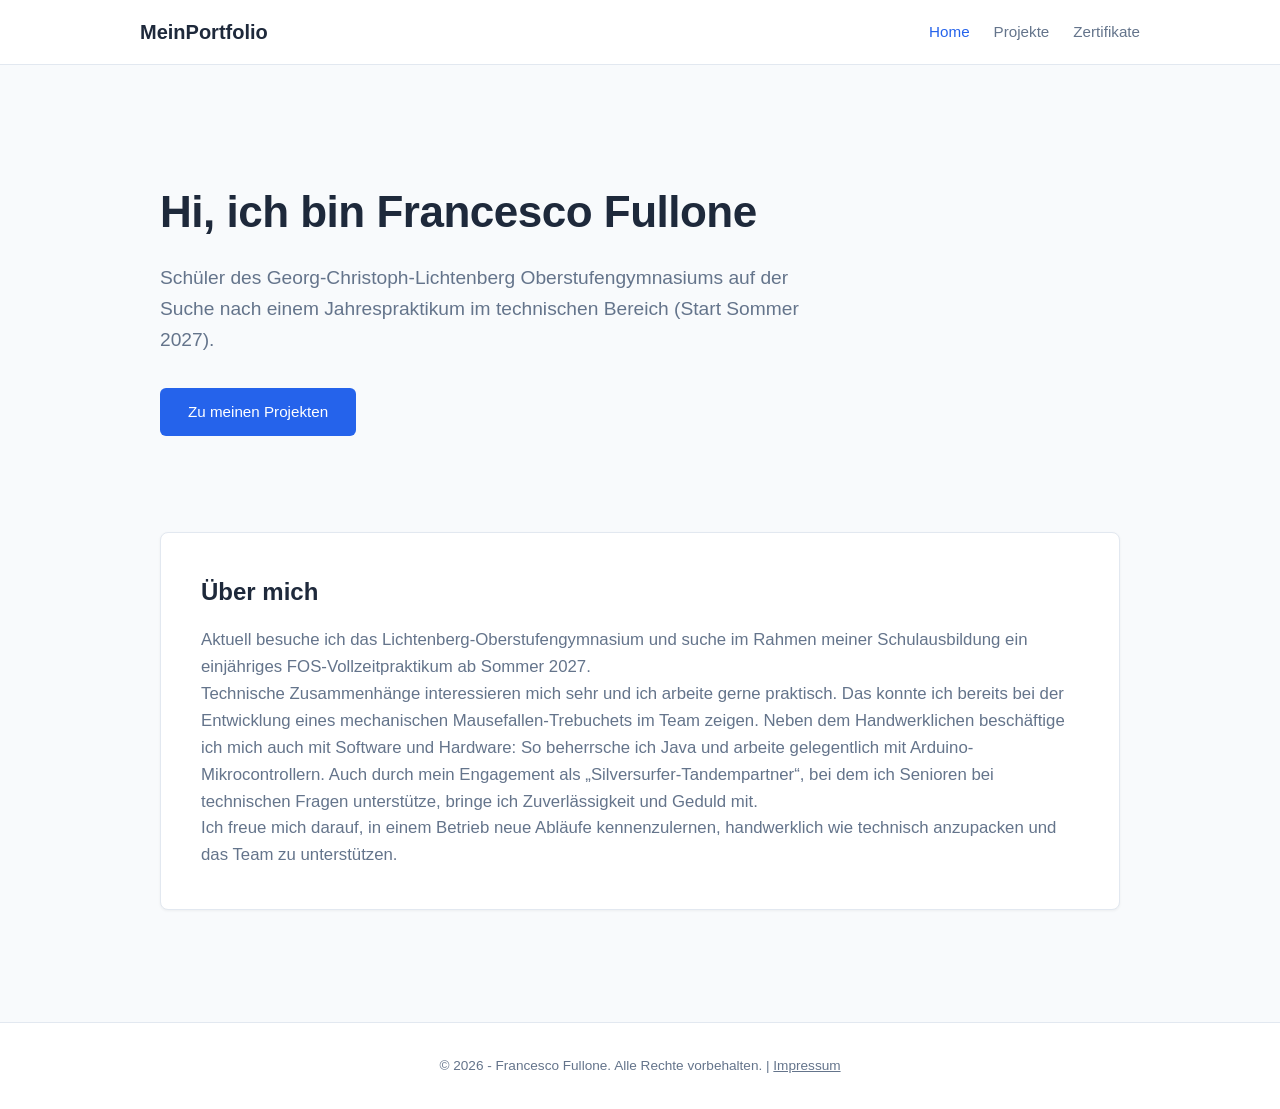
<file: index.html>
<!DOCTYPE html>
<html lang="de">
<head>
    <meta charset="UTF-8">
    <meta name="viewport" content="width=device-width, initial-scale=1.0">
    <title>Mein Bewerbungs-Portfolio</title>
    <link rel="stylesheet" href="css/style.css">
</head>
<body>

    <div id="header-plugin"></div>

    <main class="container">
        <section class="hero">
            <h1>Hi, ich bin Francesco Fullone</h1>
            <p>Schüler des Georg-Christoph-Lichtenberg Oberstufengymnasiums auf der Suche nach einem Jahrespraktikum im technischen Bereich (Start Sommer 2027).</p>
            <a href="projekte.html" class="btn">Zu meinen Projekten</a>
        </section>

        <section class="about">
        <h2>Über mich</h2>
        <p>Aktuell besuche ich das Lichtenberg-Oberstufengymnasium und suche im Rahmen meiner Schulausbildung ein einjähriges FOS-Vollzeitpraktikum ab Sommer 2027.</p>
        <p>Technische Zusammenhänge interessieren mich sehr und ich arbeite gerne praktisch. Das konnte ich bereits bei der Entwicklung eines mechanischen Mausefallen-Trebuchets im Team zeigen. Neben dem Handwerklichen beschäftige ich mich auch mit Software und Hardware: So beherrsche ich Java und arbeite gelegentlich mit Arduino-Mikrocontrollern. Auch durch mein Engagement als „Silversurfer-Tandempartner“, bei dem ich Senioren bei technischen Fragen unterstütze, bringe ich Zuverlässigkeit und Geduld mit.</p>
        <p>Ich freue mich darauf, in einem Betrieb neue Abläufe kennenzulernen, handwerklich wie technisch anzupacken und das Team zu unterstützen.</p>
        </section>
    </main>

    <div id="footer-plugin"></div>

    <script src="js/main.js"></script>
</body>
</html>
</file>
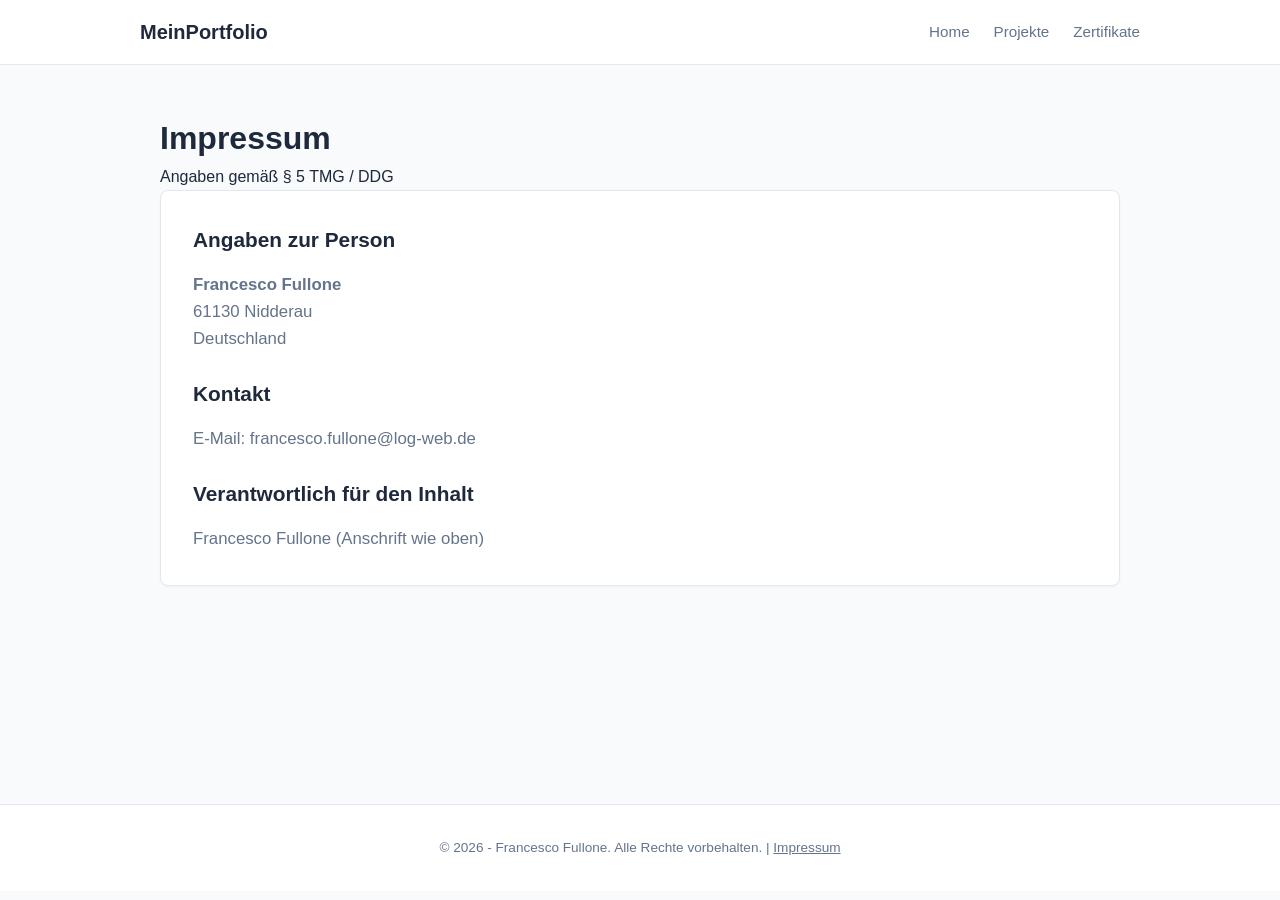
<file: impressum.html>
<!DOCTYPE html>
<html lang="de">
<head>
    <meta charset="UTF-8">
    <meta name="viewport" content="width=device-width, initial-scale=1.0">
    <title>Impressum</title>
    <link rel="stylesheet" href="css/style.css">
</head>
<body>

    <div id="header-plugin"></div>

    <main class="container">
        <div class="page-header">
            <h1>Impressum</h1>
            <p>Angaben gemäß § 5 TMG / DDG</p>
        </div>

        <div class="detail-section">
            <h2>Angaben zur Person</h2>
            <p>
                <strong>Francesco Fullone</strong><br>
                61130 Nidderau<br>
                Deutschland
            </p>

            <h2 style="margin-top: 1.5rem;">Kontakt</h2>
            <p>
                E-Mail: francesco.fullone@log-web.de
            </p>

            <h2 style="margin-top: 1.5rem;">Verantwortlich für den Inhalt</h2>
            <p>Francesco Fullone (Anschrift wie oben)</p>
        </div>
    </main>

    <div id="footer-plugin"></div>

    <script src="js/main.js"></script>
</body>
</html>
</file>
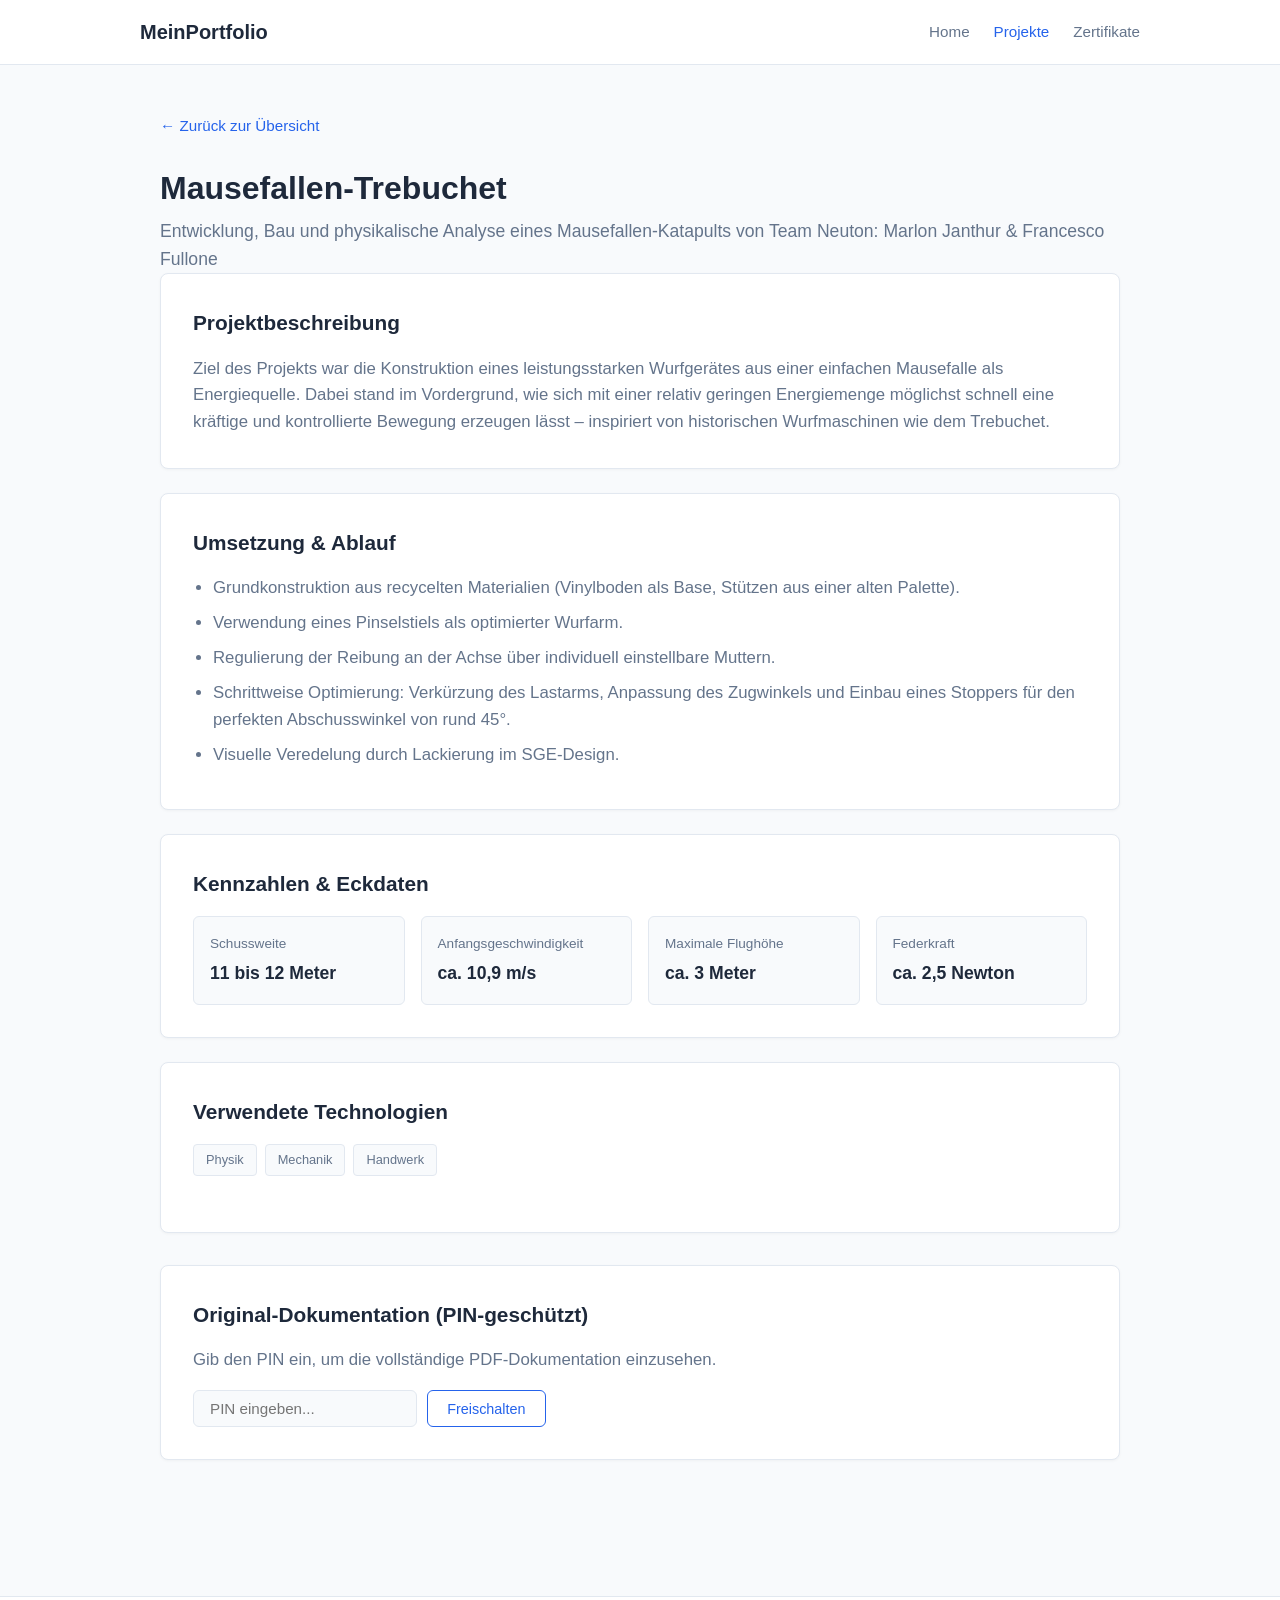
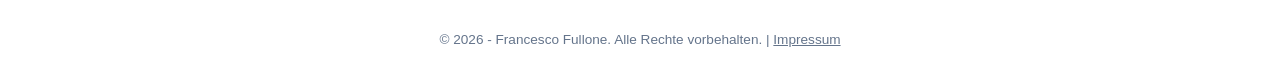
<file: projekt-detail.html>
<!DOCTYPE html>
<html lang="de">
<head>
    <meta charset="UTF-8">
    <meta name="viewport" content="width=device-width, initial-scale=1.0">
    <title>Projektdetails</title>
    <link rel="stylesheet" href="css/style.css">
</head>
<body>

    <div id="header-plugin"></div>

    <main class="container" id="detail-content">
        <!-- Wird automatisch per JavaScript befüllt -->
    </main>

    <div id="footer-plugin"></div>

    <script src="js/main.js"></script>
    <script>
        // Projektdatenbank emulieren
        const alleDetails = {
            1: {
                titel: "Mausefallen-Trebuchet",
                untertitel: "Entwicklung, Bau und physikalische Analyse eines Mausefallen-Katapults von Team Neuton: Marlon Janthur & Francesco Fullone",
                beschreibung: "Ziel des Projekts war die Konstruktion eines leistungsstarken Wurfgerätes aus einer einfachen Mausefalle als Energiequelle. Dabei stand im Vordergrund, wie sich mit einer relativ geringen Energiemenge möglichst schnell eine kräftige und kontrollierte Bewegung erzeugen lässt – inspiriert von historischen Wurfmaschinen wie dem Trebuchet.",
                bauvorgang: [
                    "Grundkonstruktion aus recycelten Materialien (Vinylboden als Base, Stützen aus einer alten Palette).",
                    "Verwendung eines Pinselstiels als optimierter Wurfarm.",
                    "Regulierung der Reibung an der Achse über individuell einstellbare Muttern.",
                    "Schrittweise Optimierung: Verkürzung des Lastarms, Anpassung des Zugwinkels und Einbau eines Stoppers für den perfekten Abschusswinkel von rund 45°.",
                    "Visuelle Veredelung durch Lackierung im SGE-Design."
                ],
                technologien: ["Physik", "Mechanik", "Handwerk"],
                kennzahlen: {
                    "Schussweite": "11 bis 12 Meter",
                    "Anfangsgeschwindigkeit": "ca. 10,9 m/s",
                    "Maximale Flughöhe": "ca. 3 Meter",
                    "Federkraft": "ca. 2,5 Newton"
                },
                pdf_datei: "documents/katapult-dokumentation.pdf"
            },
            2: {
                titel: "Bewerbungs-Portfolio (Diese Website)",
                untertitel: "Webanwendung, die als langfristig nützliches Projekt dient, um theoretische Themen aus dem Informatikunterricht mithilfe von Praxis zu lernen",
                beschreibung: "Dieses Portfolio wurde mit KI-Unterstützung entwickelt, um Gelerntes aus dem Informatikunterricht praktisch umzusetzen.",
                bauvorgang: [], 
                kennzahlen: {}, 
                technologien: ["HTML5", "CSS3", "JavaScript"],
                pdf_datei: ""
            }
        };

        const urlParams = new URLSearchParams(window.location.search);
        const projektId = parseInt(urlParams.get('id')) || 1;
        const p = alleDetails[projektId];

        const container = document.getElementById('detail-content');

        if (!p) {
            container.innerHTML = '<h2>Projekt nicht gefunden.</h2><p><a href="projekte.html">Zurück zur Übersicht</a></p>';
        } else {
            // Ablauf-Sektion nur generieren, wenn Daten vorhanden sind
            let bauvorgangHtml = '';
            if (p.bauvorgang && p.bauvorgang.length > 0) {
                let schritte = p.bauvorgang.map(schritt => '<li>' + schritt + '</li>').join('');
                bauvorgangHtml = '<div class="detail-section"><h2>Umsetzung & Ablauf</h2><ul class="detail-list">' + schritte + '</ul></div>';
            }
            
            // Kennzahlen-Sektion nur generieren, wenn Daten vorhanden sind
            let kennzahlenHtml = '';
            if (p.kennzahlen && Object.keys(p.kennzahlen).length > 0) {
                let cards = '';
                for (let [label, wert] of Object.entries(p.kennzahlen)) {
                    cards += '<div class="spec-card"><span class="spec-label">' + label + '</span><span class="spec-value">' + wert + '</span></div>';
                }
                kennzahlenHtml = '<div class="detail-section"><h2>Kennzahlen & Eckdaten</h2><div class="specs-grid">' + cards + '</div></div>';
            }

            let techHtml = p.technologien.map(tech => '<span class="tag">' + tech + '</span>').join('');

            let pdfHtml = '';
            if (p.pdf_datei) {
                const hasAccess = sessionStorage.getItem('access_project_' + projektId) === 'true';
                
                if (!hasAccess) {
                    pdfHtml = '<div class="detail-section pin-section">' +
                                '<h2>Original-Dokumentation (PIN-geschützt)</h2>' +
                                '<p>Gib den PIN ein, um die vollständige PDF-Dokumentation einzusehen.</p>' +
                                '<div class="pin-form">' +
                                    '<input type="password" id="user_pin" placeholder="PIN eingeben..." class="pin-input">' +
                                    '<button onclick="checkProjectPin()" class="btn-card">Freischalten</button>' +
                                '</div>' +
                                '<p id="error-msg" class="error-msg" style="display:none;"></p>' +
                              '</div>';
                } else {
                    pdfHtml = '<div class="detail-section pin-section">' +
                                '<h2>Original-Dokumentation (PIN-geschützt)</h2>' +
                                '<div class="success-box" style="margin-top: 1rem;">' +
                                    '<p style="color: #10b981; font-weight: 600; margin-bottom: 1rem;">✔ Zugriff erfolgreich!</p>' +
                                    '<a href="' + p.pdf_datei + '" target="_blank" class="btn">Vollständige PDF-Dokumentation öffnen</a>' +
                                '</div>' +
                              '</div>';
                }
            }

            container.innerHTML = `
                <a href="projekte.html" class="back-link">&larr; Zurück zur Übersicht</a>
                <div class="page-header" style="margin-top: 1.5rem;">
                    <h1>${p.titel}</h1>
                    <p class="subtitle">${p.untertitel}</p>
                </div>
                <div class="detail-section">
                    <h2>Projektbeschreibung</h2>
                    <p>${p.beschreibung}</p>
                </div>
                ${bauvorgangHtml}
                ${kennzahlenHtml}
                <div class="detail-section">
                    <h2>Verwendete Technologien</h2>
                    <div class="tech-tags">${techHtml}</div>
                </div>
                ${pdfHtml}
            `;
        }

        function checkProjectPin() {
            const currentParams = new URLSearchParams(window.location.search);
            const currentId = parseInt(currentParams.get('id')) || 1;
            const pin = document.getElementById('user_pin').value;
            
            if (pin === "2026") {
                sessionStorage.setItem('access_project_' + currentId, 'true');
                window.location.reload();
            } else {
                const errMsg = document.getElementById('error-msg');
                errMsg.innerText = "Falscher PIN.";
                errMsg.style.display = "block";
            }
        }
    </script>
</body>
</html>
</file>
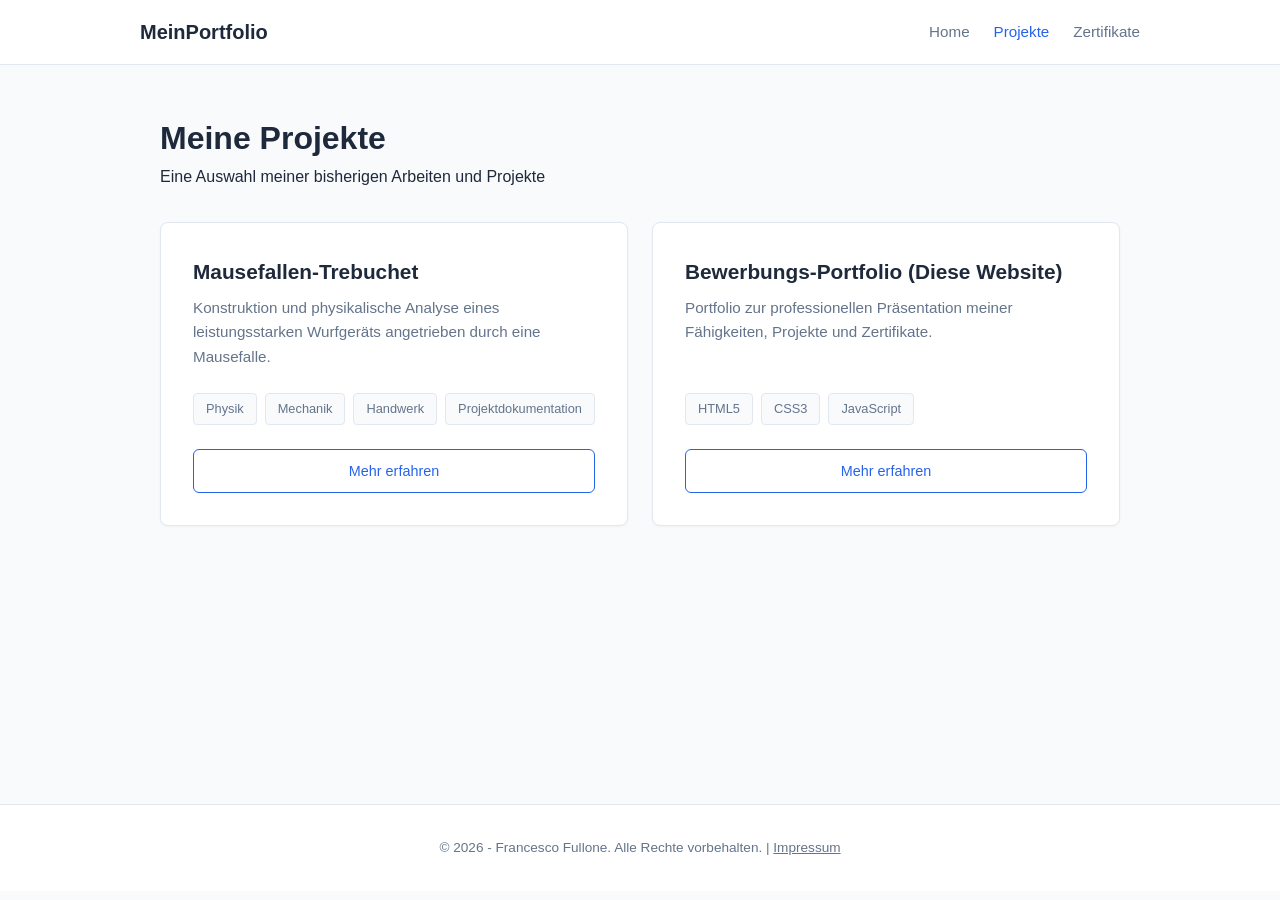
<file: projekte.html>
<!DOCTYPE html>
<html lang="de">
<head>
    <meta charset="UTF-8">
    <meta name="viewport" content="width=device-width, initial-scale=1.0">
    <title>Meine Projekte - Portfolio</title>
    <link rel="stylesheet" href="css/style.css">
</head>
<body>

    <div id="header-plugin"></div>

    <main class="container">
        <div class="page-header">
            <h1>Meine Projekte</h1>
            <p>Eine Auswahl meiner bisherigen Arbeiten und Projekte</p>
        </div>

        <!-- Hier ist das korrigierte Grid mit den richtigen CSS-Klassen -->
        <div class="projects-grid">
            
            <!-- Karte 1: Trebuchet -->
            <div class="project-card">
                <h3>Mausefallen-Trebuchet</h3>
                <p>Konstruktion und physikalische Analyse eines leistungsstarken Wurfgeräts angetrieben durch eine Mausefalle.</p>
                <div class="tech-tags">
                    <span class="tag">Physik</span>
                    <span class="tag">Mechanik</span>
                    <span class="tag">Handwerk</span>
                    <span class="tag">Projektdokumentation</span>
                </div>
                <a href="projekt-detail.html?id=1" class="btn-card">Mehr erfahren</a>
            </div>

            <!-- Karte 2: Portfolio -->
            <div class="project-card">
                <h3>Bewerbungs-Portfolio (Diese Website)</h3>
                <p>Portfolio zur professionellen Präsentation meiner Fähigkeiten, Projekte und Zertifikate.</p>
                <div class="tech-tags">
                    <span class="tag">HTML5</span>
                    <span class="tag">CSS3</span>
                    <span class="tag">JavaScript</span>
                </div>
                <a href="projekt-detail.html?id=2" class="btn-card">Mehr erfahren</a>
            </div>

        </div>
    </main>

    <div id="footer-plugin"></div>

    <script src="js/main.js"></script>
</body>
</html>
</file>
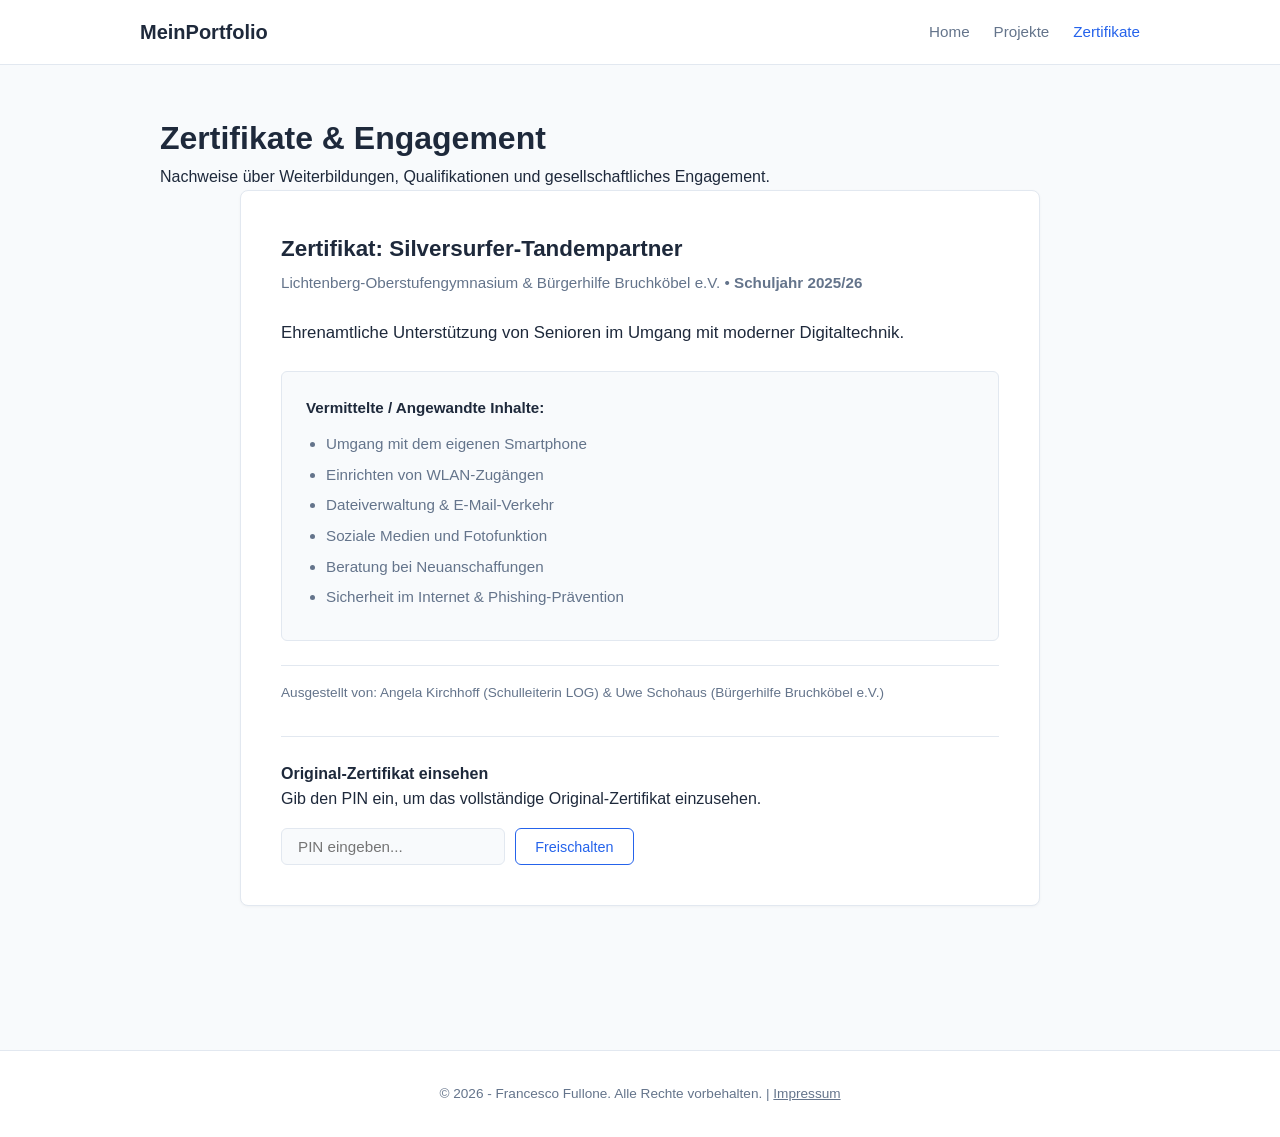
<file: zertifikate.html>
<!DOCTYPE html>
<html lang="de">
<head>
    <meta charset="UTF-8">
    <meta name="viewport" content="width=device-width, initial-scale=1.0">
    <title>Zertifikate & Engagement</title>
    <link rel="stylesheet" href="css/style.css">
</head>
<body>

    <div id="header-plugin"></div>

    <main class="container">
        <div class="page-header">
            <h1>Zertifikate & Engagement</h1>
            <p>Nachweise über Weiterbildungen, Qualifikationen und gesellschaftliches Engagement.</p>
        </div>

        <div class="certs-container">
            <div class="cert-card">
                <div class="cert-header">
                    <div>
                        <h2>Zertifikat: Silversurfer-Tandempartner</h2>
                        <p class="cert-issuer">Lichtenberg-Oberstufengymnasium & Bürgerhilfe Bruchköbel e.V. • <strong>Schuljahr 2025/26</strong></p>
                    </div>
                </div>
                
                <p class="cert-desc">Ehrenamtliche Unterstützung von Senioren im Umgang mit moderner Digitaltechnik.</p>

                <div class="cert-content-box">
                    <h4>Vermittelte / Angewandte Inhalte:</h4>
                    <ul class="cert-list">
                        <li>Umgang mit dem eigenen Smartphone</li>
                        <li>Einrichten von WLAN-Zugängen</li>
                        <li>Dateiverwaltung & E-Mail-Verkehr</li>
                        <li>Soziale Medien und Fotofunktion</li>
                        <li>Beratung bei Neuanschaffungen</li>
                        <li>Sicherheit im Internet & Phishing-Prävention</li>
                    </ul>
                </div>

                <p class="cert-signatures">Ausgestellt von: Angela Kirchhoff (Schulleiterin LOG) & Uwe Schohaus (Bürgerhilfe Bruchköbel e.V.)</p>

                <div class="pin-section" style="margin-top: 2rem; border-top: 1px solid var(--border-color); padding-top: 1.5rem;">
                    <h4>Original-Zertifikat einsehen</h4>
                    
                    <div id="cert-pin-area">
                        <!-- Wird per JS gesteuert -->
                    </div>
                </div>
            </div>
        </div>
    </main>

    <div id="footer-plugin"></div>

    <script src="js/main.js"></script>
    <script>
        function renderCertArea() {
            const certGranted = sessionStorage.getItem('access_cert') === 'true';
            const area = document.getElementById('cert-pin-area');
            
            if (!certGranted) {
                area.innerHTML = `
                    <p>Gib den PIN ein, um das vollständige Original-Zertifikat einzusehen.</p>
                    <div class="pin-form" style="margin-top: 1rem;">
                        <input type="password" id="user_pin_cert" placeholder="PIN eingeben..." class="pin-input">
                        <button onclick="checkCertPin()" class="btn-card">Freischalten</button>
                    </div>
                    <p id="cert-error" class="error-msg" style="display:none;"></p>
                `;
            } else {
                area.innerHTML = `
                    <div class="success-box" style="margin-top: 1rem;">
                        <p style="color: #10b981; font-weight: 600; margin-bottom: 1rem;">✔ Zugriff freigegeben</p>
                        <a href="documents/1000026908.jpg" target="_blank" class="btn">Original-Zertifikat (JPG) öffnen</a>
                    </div>
                `;
            }
        }

        function checkCertPin() {
            const pin = document.getElementById('user_pin_cert').value;
            if (pin === "2026") {
                sessionStorage.setItem('access_cert', 'true');
                renderCertArea();
            } else {
                const err = document.getElementById('cert-error');
                err.innerText = "Falscher PIN.";
                err.style.display = "block";
            }
        }

        renderCertArea();
    </script>
</body>
</html>
</file>
<file: css/style.css>
/* Grundlegendes Styling & Variablen */
:root {
    --bg-color: #f8fafc;
    --card-bg: #ffffff;
    --text-main: #1e293b;
    --text-muted: #64748b;
    --accent: #2563eb;
    --accent-hover: #1d4ed8;
    --border-color: #e2e8f0;
}

* {
    margin: 0;
    padding: 0;
    box-sizing: border-box;
}

body {
    font-family: -apple-system, BlinkMacSystemFont, "Segoe UI", Roboto, Helvetica, Arial, sans-serif;
    line-height: 1.6;
    color: var(--text-main);
    background-color: var(--bg-color);
}

/* Navigation */
header {
    background: rgba(255, 255, 255, 0.9);
    backdrop-filter: blur(8px);
    border-bottom: 1px solid var(--border-color);
    position: sticky;
    top: 0;
    z-index: 100;
    padding: 1rem 2rem;
}

nav {
    display: flex;
    justify-content: space-between;
    align-items: center;
    max-width: 1000px;
    margin: 0 auto;
}

.logo a {
    color: var(--text-main);
    text-decoration: none;
    font-size: 1.25rem;
    font-weight: 600;
}

.logo a span {
    color: var(--accent);
}

.nav-links {
    list-style: none;
    display: flex;
    gap: 24px;
}

.nav-links a {
    color: var(--text-muted);
    text-decoration: none;
    font-weight: 500;
    font-size: 0.95rem;
    transition: color 0.2s ease;
}

.nav-links a:hover,
.nav-links a.active {
    color: var(--accent);
}

/* Main Container */
.container {
    max-width: 1000px;
    margin: 0 auto;
    padding: 3rem 20px;
    min-height: 75vh;
}

/* Hero Section */
.hero {
    text-align: left;
    padding: 4rem 0;
    margin-bottom: 2rem;
}

.hero h1 {
    font-size: 2.75rem;
    margin-bottom: 1rem;
    font-weight: 700;
    color: var(--text-main);
    letter-spacing: -0.5px;
}

.hero h1 span {
    color: var(--accent);
}

.hero p {
    font-size: 1.2rem;
    color: var(--text-muted);
    max-width: 650px;
    margin-bottom: 2rem;
}

/* Buttons */
.btn {
    display: inline-block;
    background: var(--accent);
    color: #ffffff;
    padding: 0.75rem 1.75rem;
    border-radius: 6px;
    text-decoration: none;
    font-weight: 500;
    font-size: 0.95rem;
    transition: background 0.2s ease, transform 0.1s ease;
}

.btn:hover {
    background: var(--accent-hover);
    transform: translateY(-1px);
}

/* About Section */
.about {
    background: var(--card-bg);
    padding: 2.5rem;
    border-radius: 8px;
    border: 1px solid var(--border-color);
    box-shadow: 0 1px 3px rgba(0, 0, 0, 0.05);
}

.about h2 {
    font-size: 1.5rem;
    margin-bottom: 1rem;
    color: var(--text-main);
    font-weight: 600;
}

.about p {
    color: var(--text-muted);
    font-size: 1.05rem;
}

/* Footer */
footer {
    text-align: center;
    padding: 2rem;
    background: var(--card-bg);
    border-top: 1px solid var(--border-color);
    color: var(--text-muted);
    font-size: 0.85rem;
    margin-top: 4rem;
}
/* Detailseiten Styling */
.detail-container {
    max-width: 800px;
    margin: 0 auto;
}

.back-link {
    color: var(--accent);
    text-decoration: none;
    font-weight: 500;
    font-size: 0.95rem;
    display: inline-block;
    transition: transform 0.2s ease;
}

.back-link:hover {
    transform: translateX(-3px);
}

.subtitle {
    font-size: 1.1rem;
    color: var(--text-muted);
    margin-top: 0.2rem;
}

.detail-section {
    background: var(--card-bg);
    border: 1px solid var(--border-color);
    border-radius: 8px;
    padding: 2rem;
    margin-bottom: 1.5rem;
    box-shadow: 0 1px 3px rgba(0, 0, 0, 0.04);
}

.detail-section h2 {
    font-size: 1.3rem;
    margin-bottom: 1rem;
    color: var(--text-main);
    font-weight: 600;
}

.detail-section p {
    color: var(--text-muted);
    font-size: 1.05rem;
}

.detail-list {
    list-style-type: disc;
    padding-left: 20px;
    color: var(--text-muted);
}

.detail-list li {
    margin-bottom: 0.5rem;
    font-size: 1.05rem;
}

/* Kennzahlen Grid */
.specs-grid {
    display: grid;
    grid-template-columns: repeat(auto-fit, minmax(200px, 1fr));
    gap: 16px;
}

.spec-card {
    background: var(--bg-color);
    border: 1px solid var(--border-color);
    padding: 1rem;
    border-radius: 6px;
}

.spec-label {
    display: block;
    font-size: 0.85rem;
    color: var(--text-muted);
    margin-bottom: 0.3rem;
}

.spec-value {
    display: block;
    font-size: 1.1rem;
    font-weight: 600;
    color: var(--text-main);
}
/* Zertifikate Styling */
.certs-container {
    max-width: 800px;
    margin: 0 auto;
}

.cert-card {
    background: var(--card-bg);
    border: 1px solid var(--border-color);
    border-radius: 8px;
    padding: 2.5rem;
    box-shadow: 0 1px 3px rgba(0, 0, 0, 0.04);
    margin-bottom: 2rem;
}

.cert-card h2 {
    font-size: 1.4rem;
    color: var(--text-main);
    margin-bottom: 0.3rem;
    font-weight: 600;
}

.cert-issuer {
    color: var(--text-muted);
    font-size: 0.95rem;
    margin-bottom: 1.5rem;
}

.cert-desc {
    color: var(--text-main);
    font-size: 1.05rem;
    margin-bottom: 1.5rem;
}

.cert-content-box {
    background: var(--bg-color);
    border: 1px solid var(--border-color);
    border-radius: 6px;
    padding: 1.5rem;
    margin-bottom: 1.5rem;
}

.cert-content-box h4 {
    font-size: 0.95rem;
    color: var(--text-main);
    margin-bottom: 0.75rem;
    font-weight: 600;
}

.cert-list {
    list-style-type: disc;
    padding-left: 20px;
    color: var(--text-muted);
}

.cert-list li {
    margin-bottom: 0.4rem;
    font-size: 0.95rem;
}

.cert-signatures {
    font-size: 0.85rem;
    color: var(--text-muted);
    border-top: 1px solid var(--border-color);
    padding-top: 1rem;
}
/* PIN-Schutz Styling */
.pin-section {
    margin-top: 2rem;
}

.pin-form {
    display: flex;
    gap: 10px;
    margin-top: 1rem;
}

.pin-input {
    padding: 0.5rem 1rem;
    border: 1px solid var(--border-color);
    border-radius: 6px;
    background: var(--bg-color);
    color: var(--text-main);
    font-size: 0.95rem;
    outline: none;
}

.pin-input:focus {
    border-color: var(--accent);
}

.error-msg {
    color: #ef4444;
    font-size: 0.85rem;
    margin-top: 0.5rem;
}
/* ==========================================================================
   PROJEKT-GRID & KARTEN-STYLING (Für die projekte.html)
   ========================================================================== */

/* Raster-Layout: Ordnet die Karten auf großen Bildschirmen nebeneinander an */
.projects-grid {
    display: grid;
    grid-template-columns: repeat(auto-fit, minmax(300px, 1fr));
    gap: 24px;
    margin-top: 2rem;
}

/* Einzelne Projektkarte: Weißer Hintergrund, Schatten und abgerundete Ecken */
.project-card {
    background: var(--card-bg);
    border: 1px solid var(--border-color);
    border-radius: 8px;
    padding: 2rem;
    box-shadow: 0 1px 3px rgba(0, 0, 0, 0.04);
    display: flex;
    flex-direction: column;
    justify-content: space-between;
    transition: transform 0.2s ease, box-shadow 0.2s ease;
}

/* Subtiler Schwebe-Effekt, wenn man mit der Maus über die Karte fährt */
.project-card:hover {
    transform: translateY(-2px);
    box-shadow: 0 4px 12px rgba(0, 0, 0, 0.08);
}

.project-card h3 {
    font-size: 1.3rem;
    color: var(--text-main);
    margin-bottom: 0.5rem;
    font-weight: 600;
}

.project-card p {
    color: var(--text-muted);
    font-size: 0.95rem;
    margin-bottom: 1.5rem;
    flex-grow: 1; /* Drückt die Tags und den Button nach unten */
}

/* Technologietags & Buttons innerhalb der Karte */
.tech-tags {
    display: flex;
    flex-wrap: wrap;
    gap: 8px;
    margin-bottom: 1.5rem;
}

.tag {
    background: var(--bg-color);
    color: var(--text-muted);
    padding: 0.3rem 0.75rem;
    border-radius: 4px;
    font-size: 0.8rem;
    font-weight: 500;
    border: 1px solid var(--border-color);
}

.btn-card {
    display: inline-block;
    text-align: center;
    background: transparent;
    color: var(--accent);
    border: 1px solid var(--accent);
    padding: 0.6rem 1.2rem;
    border-radius: 6px;
    text-decoration: none;
    font-weight: 500;
    font-size: 0.9rem;
    transition: background 0.2s ease, color 0.2s ease;
}

.btn-card:hover {
    background: var(--accent);
    color: #ffffff;
}
</file>
